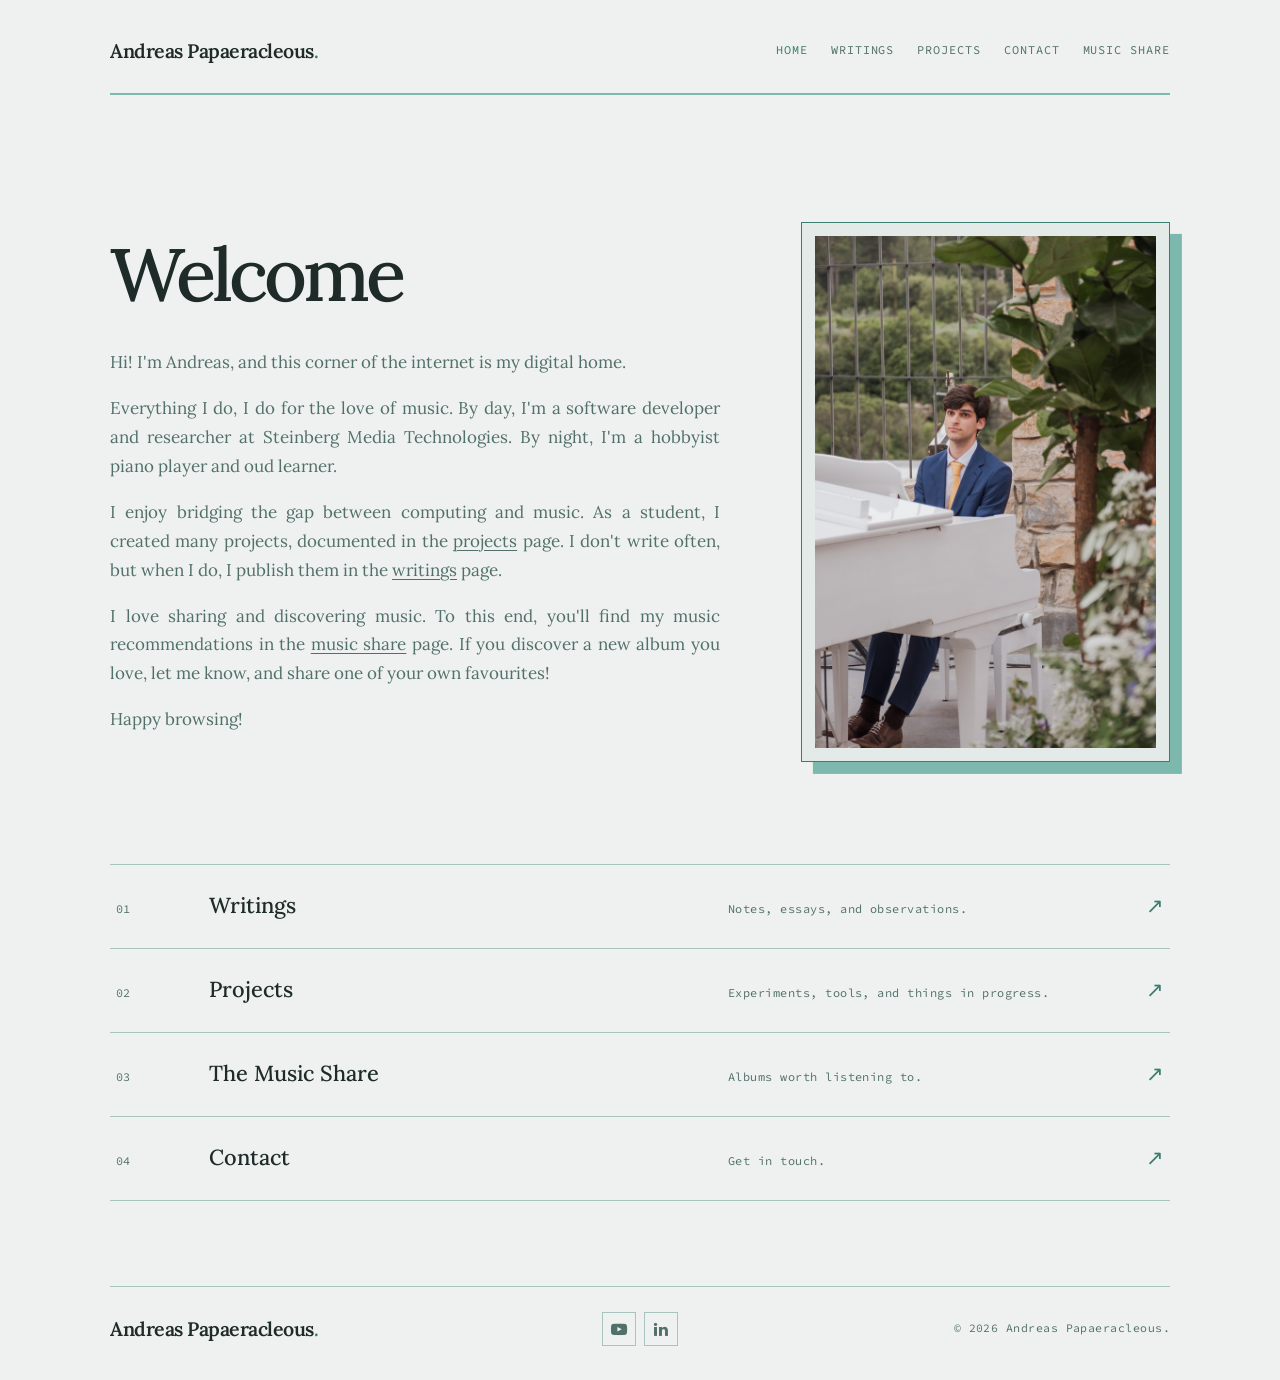
<file: index.html>
<!doctype html>
<html lang="en">

<head>
    <meta charset="utf-8" />
    <meta name="viewport" content="width=device-width, initial-scale=1" />
    <meta name="description" content="Andreas Papaeracleous — writings, projects, and music worth sharing." />
    <title>Andreas Papaeracleous</title>
    <link rel="icon" href="assets/favicon.svg" type="image/svg+xml" />
    <link rel="preconnect" href="https://fonts.googleapis.com" />
    <link rel="preconnect" href="https://fonts.gstatic.com" crossorigin />
    <link
        href="https://fonts.googleapis.com/css2?family=Lora:ital,wght@0,400;0,500;0,600;1,400;1,500&family=Source+Code+Pro:wght@400;500&display=swap"
        rel="stylesheet" />
    <link rel="stylesheet" href="https://cdnjs.cloudflare.com/ajax/libs/font-awesome/4.7.0/css/font-awesome.min.css" />
    <link rel="stylesheet" href="styles.css" />
</head>

<body>
    <a class="skip-link" href="#main">Skip to content</a>
    <header class="site-header shell" data-site-header></header>
    <main id="main">
        <section class="hero shell">
            <div class="hero-content">
                <h1>Welcome</h1>
                <div class="hero-copy">
                    <p>Hi! I'm Andreas, and this corner of the internet is my digital home.</p>
                    <p>Everything I do, I do for the love of music. By day, I'm a software developer and researcher at Steinberg Media
                        Technologies. By night, I'm a hobbyist piano player and oud learner.</p>
                    <p>I enjoy bridging the gap between computing and music. As a student, I created many projects, documented in the <a
                            href="pages/projects.html">projects</a> page. I don't write often, but when I do, I publish them in the <a
                            href="pages/writings.html">writings</a> page.</p>
                    <p>I love sharing and discovering music. To this end, you'll find my music recommendations in the <a
                            href="music-share/index.html">music share</a> page. If you discover a new album you love, let me know, and
                        share one of your own favourites!</p>
                    <p>Happy browsing!</p>

                </div>
            </div>
            <figure class="hero-portrait">
                <img src="assets/andreas-pianist.jpeg" alt="Andreas playing piano" />
            </figure>
        </section>
        <section class="home-links shell" aria-label="Explore Andreas’s work">
            <a href="pages/writings.html"><span>01</span><strong>Writings</strong><em>Notes, essays, and
                    observations.</em><b class="link-arrow">↗︎</b></a>
            <a href="pages/projects.html"><span>02</span><strong>Projects</strong><em>Experiments, tools, and things in
                    progress.</em><b class="link-arrow">↗︎</b></a>
            <a href="music-share/index.html"><span>03</span><strong>The Music Share</strong><em>Albums worth listening
                    to.</em><b class="link-arrow">↗︎</b></a>
            <a href="pages/contact.html"><span>04</span><strong>Contact</strong><em>Get in touch.</em><b
                    class="link-arrow">↗︎</b></a>
        </section>
    </main>
    <footer class="site-footer shell" data-site-footer></footer>
    <script src="script.js"></script>
    <script data-goatcounter="https://andreaspapas.goatcounter.com/count"
        async src="https://gc.zgo.at/count.js"></script>
</body>

</html>
</file>
<file: styles.css>
:root {
    --bg: #eef1f0;
    --bg-card: #e4eae8;
    --text: #1e2b28;
    --text-muted: #52706a;
    --accent: #3a7d6e;
    --accent-soft: #7db8ae;
    --border: #a8c4be;
    --max: 1060px;
}

* {
    box-sizing: border-box;
}

html {
    font-size: 17px;
    scroll-behavior: smooth;
}

body {
    margin: 0;
    background: var(--bg);
    color: var(--text);
    font-family: Lora, Georgia, serif;
    font-size: 1rem;
    line-height: 1.7;
}

a {
    color: inherit;
    text-decoration-thickness: 1px;
    text-underline-offset: .18em;
}

a:hover {
    color: var(--accent);
}

p,
li {
    text-align: justify;
    hyphens: auto;
}

.shell {
    width: min(calc(100% - 3rem), var(--max));
    margin-inline: auto;
}

.skip-link {
    position: fixed;
    left: 1rem;
    top: -4rem;
    z-index: 5;
    background: var(--text);
    color: var(--bg);
    padding: .5rem .8rem;
}

.skip-link:focus {
    top: 1rem;
}

.site-header {
    display: flex;
    align-items: center;
    justify-content: space-between;
    gap: 2rem;
    padding-block: 2rem 1.5rem;
    border-bottom: 2px solid var(--accent-soft);
}

.wordmark {
    font-size: 1.15rem;
    font-weight: 600;
    letter-spacing: -.025em;
    text-decoration: none;
    white-space: nowrap;
}

.wordmark span {
    color: var(--accent);
}

.site-nav {
    display: flex;
    flex-wrap: wrap;
    justify-content: flex-end;
    gap: 1.35rem;
    font-family: "Source Code Pro", monospace;
    font-size: .7rem;
    letter-spacing: .08em;
    text-transform: uppercase;
}

.site-nav a {
    color: var(--text-muted);
    text-decoration: none;
}

.site-nav a:hover,
.site-nav a[aria-current="page"] {
    color: var(--accent);
}

.menu-button {
    display: none;
    background: none;
    border: 0;
    padding: .45rem 0 .45rem .6rem;
    cursor: pointer;
}

.menu-button span {
    display: block;
    width: 24px;
    height: 1px;
    margin: 5px 0;
    background: var(--text);
}

.hero {
    display: grid;
    grid-template-columns: minmax(0, 1.25fr) minmax(15rem, .75fr);
    align-items: center;
    gap: clamp(2.5rem, 6vw, 6rem);
    padding-block: clamp(4.5rem, 10vw, 7.5rem) clamp(3.5rem, 8vw, 6rem);
}

.hero-content {
    min-width: 0;
}

.eyebrow,
.section-label {
    margin: 0 0 1.25rem;
    color: var(--text-muted);
    font-family: "Source Code Pro", monospace;
    font-size: .7rem;
    letter-spacing: .14em;
    text-transform: uppercase;
}

.hero h1,
.page-hero h1,
.contact h1 {
    max-width: 800px;
    margin: 0;
    font-size: clamp(2.35rem, 5.8vw, 5rem);
    font-weight: 500;
    letter-spacing: -.055em;
    line-height: 1.1;
}

.hero-copy {
    max-width: 610px;
    margin-top: 2rem;
    color: var(--text-muted);
}

.hero-copy p {
    margin: 0 0 1rem;
}

.hero-portrait {
    margin: 0;
    border: 1px solid var(--accent);
    background: var(--bg-card);
    padding: clamp(.45rem, 1vw, .75rem);
    box-shadow: clamp(.35rem, 1vw, .7rem) clamp(.35rem, 1vw, .7rem) 0 var(--accent-soft);
}

.hero-portrait img {
    display: block;
    width: 100%;
    max-height: 38rem;
    object-fit: cover;
    object-position: center;
}

.home-links {
    border-top: 1px solid var(--border);
    padding-bottom: 5rem;
}

.home-links a {
    position: relative;
    display: grid;
    grid-template-columns: 4.5rem minmax(11rem, 1fr) minmax(12rem, .8fr) auto;
    gap: 1rem;
    align-items: baseline;
    border-bottom: 1px solid var(--border);
    padding: 1.35rem .35rem;
    color: var(--text);
    text-decoration: none;
    transition: background .16s ease, padding .16s ease;
}

.home-links a:hover {
    background: var(--bg-card);
    padding-inline: 1rem;
}

.home-links span,
.home-links em {
    color: var(--text-muted);
    font-family: "Source Code Pro", monospace;
    font-size: .7rem;
    font-style: normal;
    letter-spacing: .04em;
}

.home-links strong {
    font-size: 1.28rem;
    font-weight: 500;
}

.home-links b {
    color: var(--accent);
    font-size: 1.25rem;
    font-weight: 400;
}

.link-arrow {
    font-variant-emoji: text;
}

.page-hero {
    padding-block: 5.5rem 3rem;
    border-bottom: 1px solid var(--border);
}

.page-hero h1,
.contact h1 {
    font-size: clamp(2.2rem, 5vw, 4rem);
}

.page-hero>p:last-child {
    max-width: 570px;
    margin: 1.25rem 0 0;
    color: var(--text-muted);
}

.archive {
    padding-block: 2rem 5rem;
}

.section-label {
    display: flex;
    justify-content: space-between;
    gap: 1rem;
    border-bottom: 1px solid var(--border);
    padding-bottom: 1rem;
}

.section-label span {
    color: var(--text);
}

.content-list {
    margin: 0;
    padding: 0;
    list-style: none;
}

.content-list li {
    border-bottom: 1px solid var(--border);
}

.content-list a {
    display: grid;
    grid-template-columns: 6.5rem 1fr auto;
    gap: 1rem;
    align-items: baseline;
    padding: 1.5rem .3rem;
    text-decoration: none;
    transition: background .16s ease, padding .16s ease;
}

.content-list a:hover {
    background: var(--bg-card);
    padding-inline: 1rem;
}

.content-date {
    color: var(--text-muted);
    font-family: "Source Code Pro", monospace;
    font-size: .67rem;
    letter-spacing: .03em;
}

.content-list h2 {
    margin: 0;
    font-size: 1.35rem;
    font-weight: 500;
    line-height: 1.25;
}

.content-list p {
    grid-column: 2 / 3;
    margin: .4rem 0 0;
    color: var(--text-muted);
    font-size: .91rem;
}

.content-list b {
    color: var(--accent);
    font-size: 1.2rem;
    font-weight: 400;
}

.content-list b,
.back-link .link-arrow {
    font-variant-emoji: text;
}

.list-empty {
    color: var(--text-muted);
}

.post {
    width: min(calc(100% - 3rem), 760px);
    margin: 0 auto;
    padding-block: 5.5rem 5rem;
}

.post-header {
    padding-bottom: 2rem;
    border-bottom: 1px solid var(--border);
}

.post-header h1 {
    margin: 0;
    font-size: clamp(2.35rem, 5vw, 4.2rem);
    font-weight: 500;
    letter-spacing: -.05em;
    line-height: 1.1;
}

.post-subtitle {
    margin: 1rem 0 0;
    color: var(--text-muted);
    font-size: 1.15rem;
}

.post-date {
    margin: 1.5rem 0 0;
    color: var(--text-muted);
    font-family: "Source Code Pro", monospace;
    font-size: .68rem;
    letter-spacing: .06em;
    text-transform: uppercase;
}

.post-body {
    padding-top: 2.5rem;
}

.post-body p,
.post-body li {
    font-size: 1.08rem;
}

.post-body h2,
.post-body h3,
.post-body h4,
.post-body h5 {
    margin: 2.6rem 0 1rem;
    font-weight: 500;
    line-height: 1.2;
}

.post-body h2 {
    font-size: 1.8rem;
}

.post-body h3 {
    font-size: 1.35rem;
}

.post-body h4 {
    font-size: 1.12rem;
}

.post-body h5 {
    color: var(--text-muted);
    font-family: "Source Code Pro", monospace;
    font-size: .8rem;
    letter-spacing: .07em;
    text-transform: uppercase;
}

.project-list {
    display: grid;
    grid-template-columns: repeat(2, minmax(0, 1fr));
    gap: 1.5rem;
}

.project-list li {
    border: 1px solid var(--border);
    background: var(--bg);
    overflow: hidden;
}

.project-list a {
    display: grid;
    grid-template-columns: 1fr auto;
    grid-template-rows: auto auto 1fr;
    gap: 0;
    height: 100%;
    padding: 0;
}

.project-list a:hover {
    padding: 0;
    background: var(--bg-card);
}

.project-thumbnail {
    grid-column: 1 / -1;
    display: block;
    width: 100%;
    aspect-ratio: 4 / 3;
    object-fit: cover;
    border-bottom: 1px solid var(--border);
    transition: filter .2s ease, transform .2s ease;
}

.project-list a:hover .project-thumbnail {
    filter: saturate(1.1);
    transform: scale(1.015);
}

.project-list .content-date {
    grid-column: 1;
    margin: 1.25rem 1.25rem .4rem;
}

.project-list .content-copy {
    grid-column: 1;
    grid-row: 3;
}

.project-list h2 {
    margin: 0 1.25rem;
    font-size: 1.5rem;
}

.project-list p {
    margin: .55rem 1.25rem 1.4rem;
}

.project-list b {
    grid-column: 2;
    grid-row: 2 / span 2;
    align-self: center;
    margin: 0 1.25rem;
}

.post-body blockquote {
    position: relative;
    margin: 3rem 0;
    padding: 1.3rem 1.5rem 1.2rem 2.25rem;
    border: 1px solid var(--border);
    border-left: 4px solid var(--accent);
    background: var(--bg-card);
    color: var(--text);
}

.post-body blockquote::before {
    position: absolute;
    z-index: 0;
    top: -.65rem;
    left: 1.05rem;
    color: var(--accent);
    background: transparent;
    content: "“";
    font-size: 3.4rem;
    font-style: normal;
    line-height: 1;
}

.post-body blockquote p {
    position: relative;
    z-index: 1;
    margin: 0;
    font-size: 1.2rem;
    line-height: 1.55;
    font-style: italic;
    text-align: left;
}

.post-body blockquote p+p {
    margin-top: 1rem;
}

.post-body blockquote cite {
    position: relative;
    z-index: 1;
    display: block;
    margin-top: 1rem;
    color: var(--text-muted);
    font-family: "Source Code Pro", monospace;
    font-size: .72rem;
    font-style: normal;
    letter-spacing: .06em;
    text-transform: uppercase;
}

.post-body .reader-note {
    margin: 2.5rem 0;
    padding: 1.15rem 1.35rem;
    border: 1px solid var(--border);
    border-left: 4px solid var(--accent);
    background: var(--bg-card);
}

.post-body .reader-note p {
    margin: 0;
    font-size: 1rem;
    line-height: 1.6;
    text-align: left;
}

.post-body .reader-note p+p {
    margin-top: .65rem;
}

.post-body .reader-note .reader-note__label {
    color: var(--accent);
    font-family: "Source Code Pro", monospace;
    font-size: .68rem;
    font-weight: 500;
    letter-spacing: .09em;
    text-transform: uppercase;
}

.post-body code {
    border-radius: 2px;
    background: var(--bg-card);
    padding: .12em .35em;
    font-family: "Source Code Pro", monospace;
    font-size: .85em;
}

.post-body img {
    display: block;
    width: 100%;
    height: auto;
    margin: 2rem 0;
    border: 1px solid var(--border);
}

.video-embed {
    position: relative;
    aspect-ratio: 16 / 9;
    margin: 2rem 0;
    background: var(--bg-card);
}

.video-embed iframe {
    position: absolute;
    inset: 0;
    width: 100%;
    height: 100%;
    border: 0;
}

.back-link {
    display: inline-block;
    margin-top: 3rem;
    color: var(--accent);
    font-family: "Source Code Pro", monospace;
    font-size: .75rem;
}

.contact {
    min-height: 56vh;
    padding-block: 6rem;
}

.contact>p:not(.eyebrow) {
    max-width: 570px;
    margin: 1.5rem 0 0;
    font-size: 1.15rem;
}

.contact-note {
    color: var(--text-muted);
    font-size: .85rem !important;
}

.contact-form {
    width: min(100%, 42rem);
    margin-top: 3rem;
    padding-top: 2.25rem;
    border-top: 1px solid var(--border);
}

.contact-form__field {
    display: grid;
    gap: .55rem;
    margin-bottom: 1.35rem;
}

.contact-form label {
    font-family: "Source Code Pro", monospace;
    font-size: .73rem;
    font-weight: 500;
    letter-spacing: .09em;
    text-transform: uppercase;
}

.contact-form input,
.contact-form textarea {
    width: 100%;
    border: 1px solid var(--border);
    border-radius: 0;
    padding: .8rem .9rem;
    background: transparent;
    color: var(--text);
    font: 1rem/1.45 Lora, Georgia, serif;
}

.contact-form textarea {
    min-height: 10rem;
    resize: vertical;
}

.contact-form input:focus,
.contact-form textarea:focus {
    outline: 2px solid var(--accent);
    outline-offset: 2px;
    border-color: var(--accent);
}

.contact-form input[aria-invalid="true"],
.contact-form textarea[aria-invalid="true"] {
    border-color: var(--accent);
}

.contact-form__error,
.contact-form__status {
    color: var(--accent);
    font-family: "Source Code Pro", monospace;
    font-size: .72rem;
    line-height: 1.45;
}

.contact-form__error:empty,
.contact-form__status p:empty {
    display: none;
}

.contact-form__status {
    margin-top: 1.25rem;
}

.contact-form__status p {
    margin: 0;
    text-align: left;
}

.contact-form__submit {
    display: inline-flex;
    align-items: center;
    gap: .7rem;
    margin-top: 1.5rem;
    padding: .85rem 1.05rem;
    border: 0;
    background: var(--text);
    color: var(--bg);
    cursor: pointer;
    font-family: "Source Code Pro", monospace;
    font-size: .76rem;
    font-weight: 500;
    letter-spacing: .06em;
    text-transform: uppercase;
    transition: background .2s ease, opacity .2s ease;
}

.contact-form__submit:hover,
.contact-form__submit:focus-visible {
    background: var(--accent);
}

.contact-form__submit:disabled {
    cursor: wait;
    opacity: .65;
}

.site-footer {
    display: grid;
    grid-template-columns: 1fr auto 1fr;
    align-items: center;
    gap: 1.5rem;
    border-top: 1px solid var(--border);
    padding-block: 1.5rem 2rem;
}

.site-footer p {
    justify-self: end;
    margin: 0;
    color: var(--text-muted);
    font-family: "Source Code Pro", monospace;
    font-size: .68rem;
    letter-spacing: .04em;
}

.footer-social {
    display: flex;
    gap: .5rem;
}

.footer-social a {
    display: grid;
    width: 2rem;
    height: 2rem;
    place-items: center;
    border: 1px solid var(--border);
    color: var(--text-muted);
    text-decoration: none;
    transition: background .16s ease, border-color .16s ease, color .16s ease;
}

.footer-social a:hover,
.footer-social a:focus-visible {
    border-color: var(--accent);
    background: var(--accent);
    color: var(--bg);
}

.footer-social i {
    font-size: .95rem;
}

.sr-only {
    position: absolute;
    width: 1px;
    height: 1px;
    padding: 0;
    margin: -1px;
    overflow: hidden;
    clip: rect(0, 0, 0, 0);
    white-space: nowrap;
    border: 0;
}

@media (max-width: 720px) {
    .site-header {
        position: relative;
        gap: 1rem;
    }

    .menu-button {
        display: block;
    }

    .site-nav {
        display: none;
        position: absolute;
        top: calc(100% + 1px);
        right: 0;
        left: 0;
        z-index: 2;
        padding: 1rem 1.5rem 1.25rem;
        background: var(--bg);
        border-bottom: 2px solid var(--accent-soft);
        flex-direction: column;
        align-items: flex-start;
    }

    .site-nav.is-open {
        display: flex;
    }

    .hero {
        grid-template-columns: 1fr;
        gap: 2.5rem;
    }

    .hero-portrait {
        justify-self: center;
        width: min(78vw, 20rem);
    }

    .home-links a {
        grid-template-columns: 2.5rem 1fr auto;
    }

    .home-links em {
        display: none;
    }

    .content-list a {
        grid-template-columns: 1fr auto;
    }

    .content-date {
        grid-column: 1;
    }

    .content-list h2 {
        grid-column: 1;
    }

    .content-list p {
        grid-column: 1;
    }

    .content-list b {
        grid-column: 2;
        grid-row: 1 / span 3;
    }

    .project-list {
        grid-template-columns: 1fr;
    }

    .project-list a {
        grid-template-columns: 1fr auto;
    }

    .project-list .content-date,
    .project-list .content-copy {
        grid-column: 1;
    }

    .project-list b {
        grid-column: 2;
        grid-row: 2 / span 2;
    }

    .section-label {
        display: block;
    }

    .section-label span {
        display: block;
        margin-bottom: .25rem;
    }

    .site-footer {
        display: flex;
        flex-wrap: wrap;
        align-items: center;
    }

    .site-footer p {
        margin-left: auto;
    }

    .footer-social {
        order: 3;
        width: 100%;
    }
}

@media (max-width: 480px) {
    html {
        font-size: 16px;
    }

    .shell {
        width: min(calc(100% - 2rem), var(--max));
    }

    .home-links a {
        padding-block: 1.1rem;
    }

    .home-links strong {
        font-size: 1.08rem;
    }

    .post {
        width: min(calc(100% - 2rem), 760px);
    }

    .post-body p,
    .post-body li {
        font-size: 1rem;
    }
}
</file>
